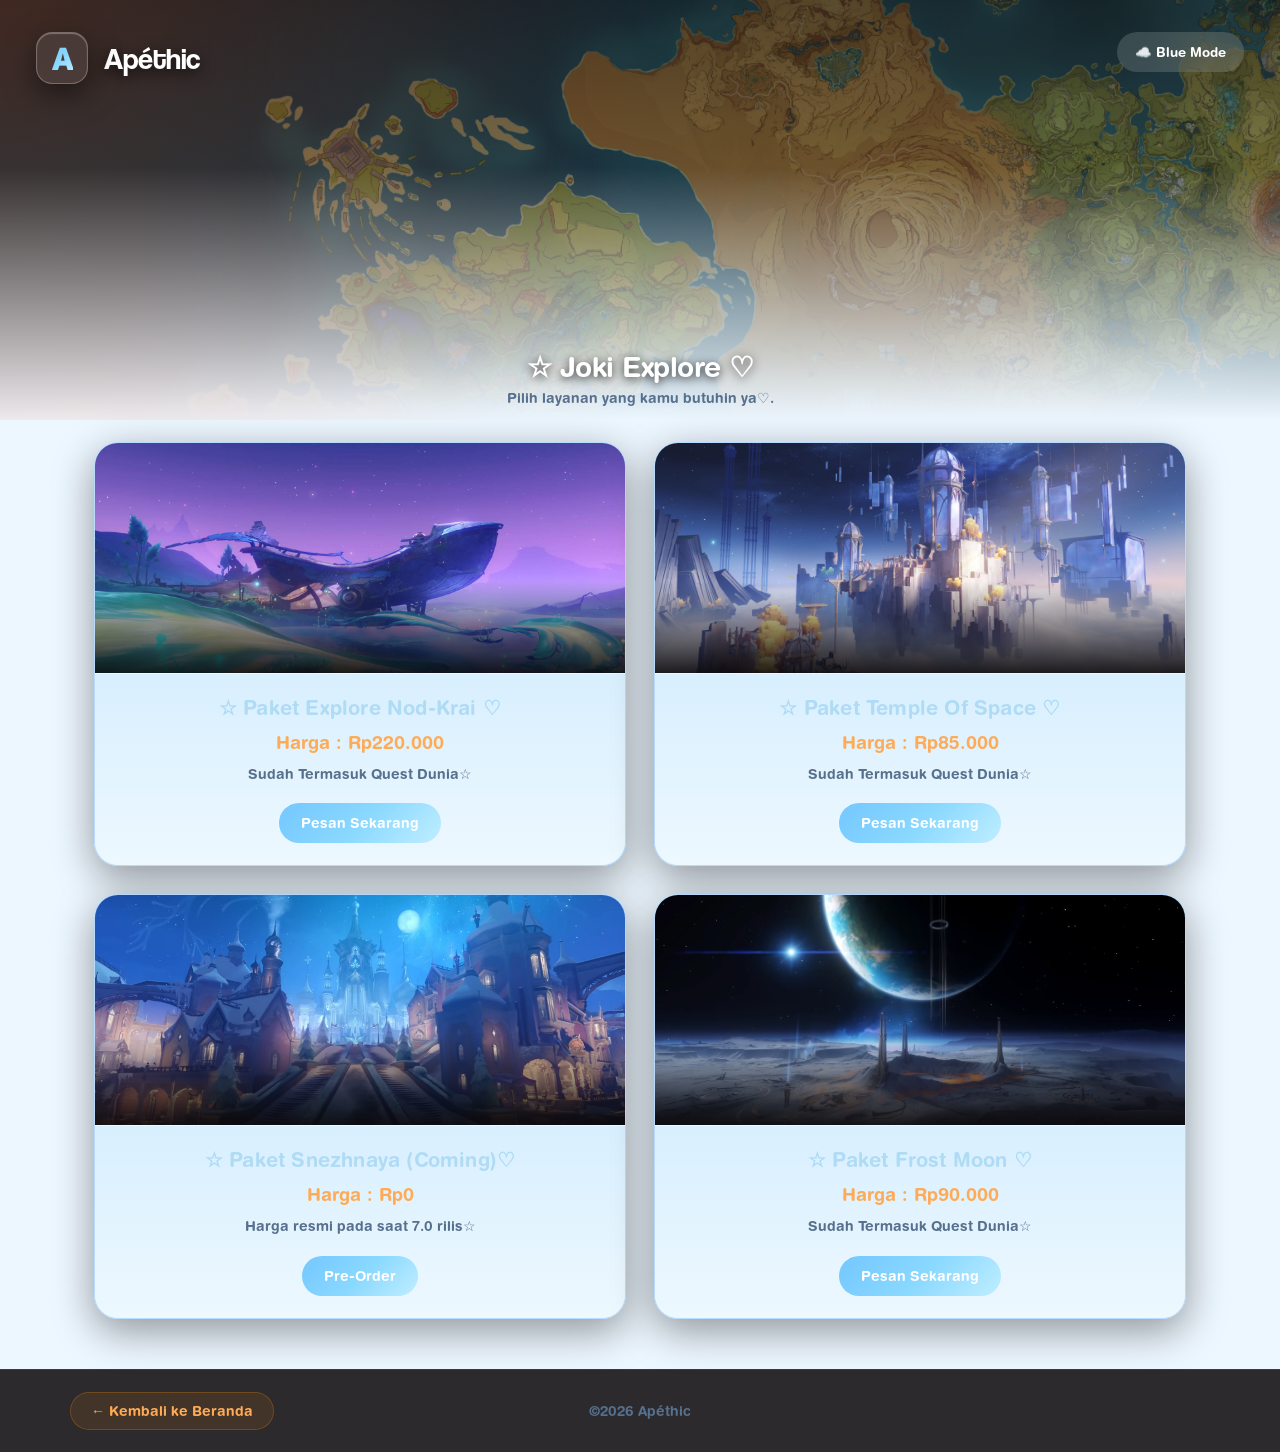
<file: explore.html>
<!DOCTYPE html>
<html lang="id">
<head>
    <meta charset="UTF-8">
    <meta name="viewport" content="width=device-width, initial-scale=1.0">
    <title>Joki Explore - Apéthic</title>
    <link rel="stylesheet" href="Desain.css">
</head>
<body>

<header class="banner-header-wrapper">
    <img src="asset/images/speculative-map-of-natlan-v0-knvcn194ifld1.jpg" alt="Joki Explore" class="banner-img">
    <div class="banner-overlay"></div>

    <div class="brand-container">
        <div class="theme-switch">
            <button id="themeBtn">☁️ Blue Mode</button>
        </div>

        <div class="logo-square">
            <span>A</span>
        </div>

        <div class="brand-name">Apéthic</div>
    </div>
</header>

<main>

    <div class="section-header">
        <h2 class="section-title">☆ Joki Explore ♡</h2>
        <p class="section-subtitle">
            Pilih layanan yang kamu butuhin ya♡.
        </p>
    </div>

    <div class="catalog-grid">

        <!-- Nod-Krai -->
        <div class="catalog-card">

            <div class="card-image-wrapper">
                <img src="asset/images/genshin-impact-nod-krai-teaser.jpg" alt="Nod-Krai">
                <div class="card-glow"></div>
            </div>

            <div class="card-caption">
                <h3>☆ Paket Explore Nod-Krai ♡</h3>

                <p class="card-price">
                    Harga : Rp220.000
                </p>

                <p class="card-desc">
                    Sudah Termasuk Quest Dunia☆
                </p>

                <a href="nod-krai.html" class="order-btn">
                    Pesan Sekarang
                </a>
            </div>

        </div>

        <!-- Temple Of Space -->
        <div class="catalog-card">

            <div class="card-image-wrapper">
                <img src="asset/images/Temple_of_Space.webp" alt="Temple Of Space">
                <div class="card-glow"></div>
            </div>

            <div class="card-caption">
                <h3>☆ Paket Temple Of Space ♡</h3>

                <p class="card-price">
                    Harga : Rp85.000
                </p>

                <p class="card-desc">
                    Sudah Termasuk Quest Dunia☆
                </p>

                <a href="temple-of-space.html" class="order-btn">
                    Pesan Sekarang
                </a>
            </div>

        </div>

        <!-- Snezhnaya -->
        <div class="catalog-card">

            <div class="card-image-wrapper">
                <img src="asset/images/a3262-17828342675782-1920.jpg" alt="Snezhnaya">
                <div class="card-glow"></div>
            </div>

            <div class="card-caption">
                <h3>☆ Paket Snezhnaya (Coming)♡</h3>

                <p class="card-price">
                    Harga : Rp0
                </p>

                <p class="card-desc">
                    Harga resmi pada saat 7.0 rilis☆
                </p>

                <a href="snezhnaya.html" class="order-btn">
                    Pre-Order
                </a>
            </div>

        </div>

        <!-- Frost Moon -->
        <div class="catalog-card">

            <div class="card-image-wrapper">
                <img src="asset/images/Frost_Moon.webp" alt="Frost Moon">
                <div class="card-glow"></div>
            </div>

            <div class="card-caption">
                <h3>☆ Paket Frost Moon ♡</h3>

                <p class="card-price">
                    Harga : Rp90.000
                </p>

                <p class="card-desc">
                    Sudah Termasuk Quest Dunia☆
                </p>

                <a href="frost-moon.html" class="order-btn">
                    Pesan Sekarang
                </a>
            </div>

        </div>

    </div>

</main>

<footer>
    <div class="footer-container">

        <a href="index.html" class="whatsapp-link">
            ← Kembali ke Beranda
        </a>

        <div class="copyright">
            ©2026 Apéthic
        </div>

    </div>
</footer>

<script src="script.js"></script>

</body>
</html>
</file>
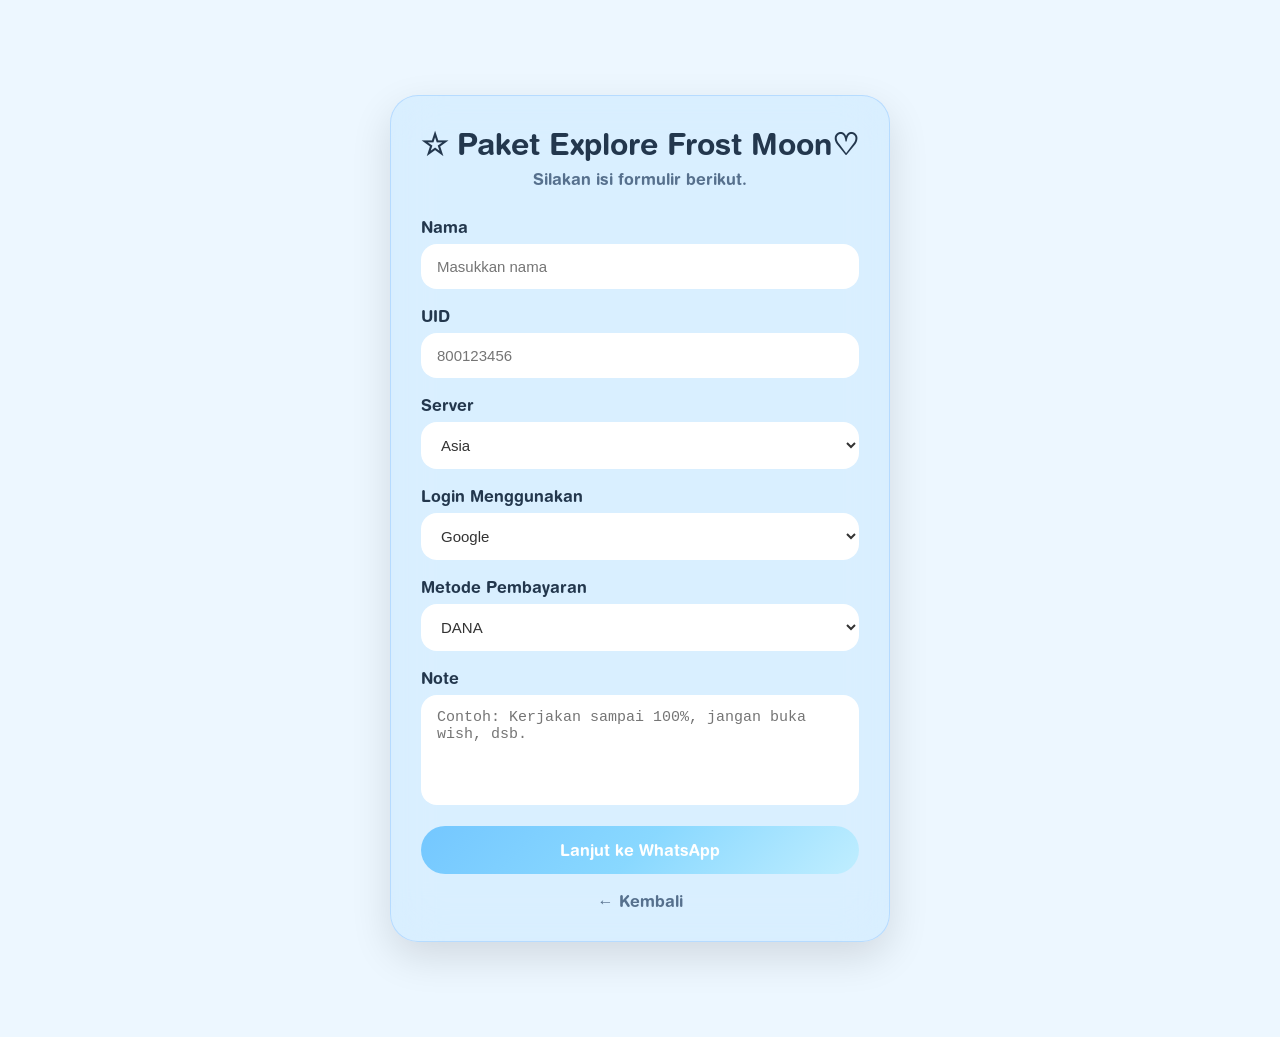
<file: frost-moon.html>
<!DOCTYPE html>
<html lang="id">

<head>
<meta charset="UTF-8">
<meta name="viewport" content="width=device-width, initial-scale=1.0">

<title>Order Frost Moon | Apéthic</title>

<link rel="stylesheet" href="Desain.css">

<style>

.order-page{
    max-width:700px;
    margin:70px auto;
    padding:25px;
}

.order-box{
    background:var(--bg-card);
    backdrop-filter:blur(25px);
    border:1px solid var(--glass-border);
    border-radius:28px;
    padding:30px;
    box-shadow:0 15px 40px rgba(0,0,0,.12);
}

.order-title{
    text-align:center;
    font-size:30px;
    margin-bottom:8px;
    color:var(--text-light);
}

.order-subtitle{
    text-align:center;
    color:var(--text-subtle);
    margin-bottom:30px;
}


.form-group{
    margin-bottom:18px;
}


.form-group label{
    display:block;
    margin-bottom:8px;
    color:var(--text-light);
}


.form-group input,
.form-group select,
.form-group textarea{

    width:100%;
    padding:14px 16px;

    border:none;
    border-radius:16px;

    background:white;

    color:#333;

    font-size:15px;
    outline:none;

}


.form-group textarea{

height:110px;
resize:none;

}


.submit-btn{

width:100%;

padding:15px;

border:none;

border-radius:999px;

background:var(--natlan-gradient);

color:white;

font-family:var(--font-catalog);

font-size:16px;

cursor:pointer;

transition:.3s;

}


.submit-btn:hover{

transform:translateY(-2px);

}


.back-btn{

display:block;

text-align:center;

margin-top:18px;

text-decoration:none;

color:var(--text-subtle);

}

</style>

</head>


<body class="blue-theme">


<div class="order-page">

<div class="order-box">


<h1 class="order-title">
☆ Paket Explore Frost Moon♡
</h1>


<p class="order-subtitle">
Silakan isi formulir berikut.
</p>



<form onsubmit="kirimWA(event)">


<div class="form-group">

<label>Nama</label>

<input 
id="nama"
type="text"
placeholder="Masukkan nama"
required>

</div>



<div class="form-group">

<label>UID</label>

<input
id="uid"
type="number"
placeholder="800123456"
required>

</div>



<div class="form-group">

<label>Server</label>

<select id="server">

<option>Asia</option>
<option>Europe</option>
<option>America</option>
<option>TW, HK, MO</option>

</select>

</div>



<div class="form-group">

<label>Login Menggunakan</label>

<select id="login">

<option>Google</option>
<option>Hoyoverse</option>
<option>Twitter / X</option>
<option>Facebook</option>

</select>

</div>




<div class="form-group">

<label>Metode Pembayaran</label>

<select id="bayar">

<option>DANA</option>
<option>OVO</option>
<option>GoPay</option>

</select>

</div>




<div class="form-group">

<label>Note</label>

<textarea
id="note"
placeholder="Contoh: Kerjakan sampai 100%, jangan buka wish, dsb.">
</textarea>

</div>



<button class="submit-btn">

Lanjut ke WhatsApp

</button>



</form>


<a href="explore.html" class="back-btn">

← Kembali

</a>


</div>

</div>



<script src="script.js"></script>


<script>

function kirimWA(event){

event.preventDefault();


let nama = document.getElementById("nama").value;
let uid = document.getElementById("uid").value;
let server = document.getElementById("server").value;
let login = document.getElementById("login").value;
let bayar = document.getElementById("bayar").value;
let note = document.getElementById("note").value;



let pesan = 
`Halo Apéthic, saya ingin order Paket Explore Frost Moon.

Nama : ${nama}
UID : ${uid}
Server : ${server}
Login menggunakan : ${login}
Metode Pembayaran : ${bayar}

Note :
${note}`;



let nomor = "6282254663027";


let url = 
"https://wa.me/" + nomor + "?text=" + encodeURIComponent(pesan);



window.location.href = url;


}

</script>


</body>

</html>
</file>
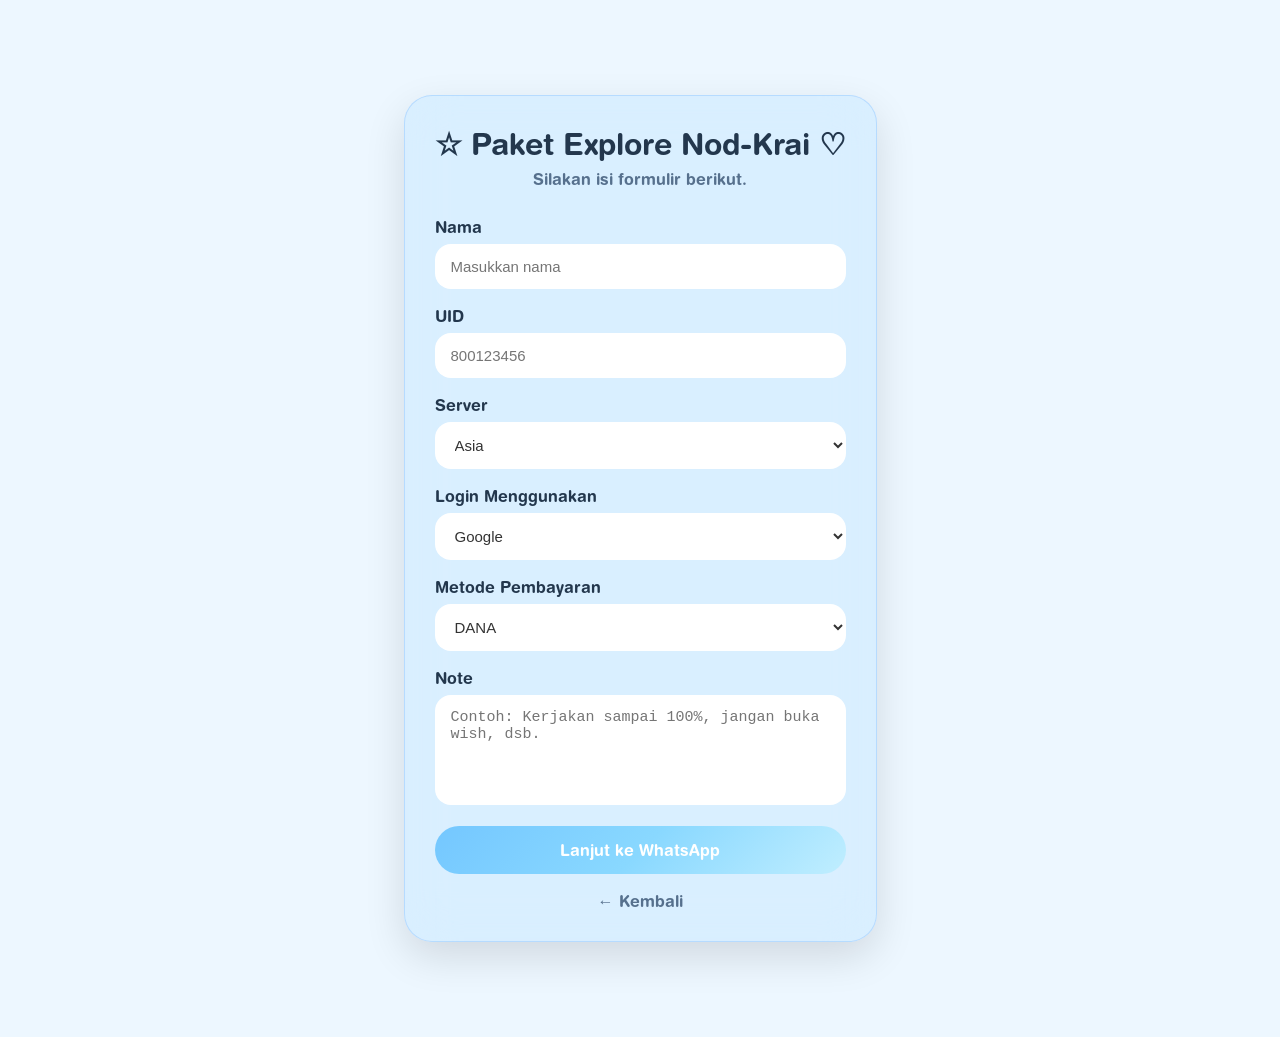
<file: nod-krai.html>
<!DOCTYPE html>
<html lang="id">

<head>
<meta charset="UTF-8">
<meta name="viewport" content="width=device-width, initial-scale=1.0">

<title>Order Nod-Krai | Apéthic</title>

<link rel="stylesheet" href="Desain.css">

<style>

.order-page{
    max-width:700px;
    margin:70px auto;
    padding:25px;
}

.order-box{
    background:var(--bg-card);
    backdrop-filter:blur(25px);
    border:1px solid var(--glass-border);
    border-radius:28px;
    padding:30px;
    box-shadow:0 15px 40px rgba(0,0,0,.12);
}

.order-title{
    text-align:center;
    font-size:30px;
    margin-bottom:8px;
    color:var(--text-light);
}

.order-subtitle{
    text-align:center;
    color:var(--text-subtle);
    margin-bottom:30px;
}


.form-group{
    margin-bottom:18px;
}


.form-group label{
    display:block;
    margin-bottom:8px;
    color:var(--text-light);
}


.form-group input,
.form-group select,
.form-group textarea{

    width:100%;
    padding:14px 16px;

    border:none;
    border-radius:16px;

    background:white;

    color:#333;

    font-size:15px;
    outline:none;

}


.form-group textarea{

height:110px;
resize:none;

}


.submit-btn{

width:100%;

padding:15px;

border:none;

border-radius:999px;

background:var(--natlan-gradient);

color:white;

font-family:var(--font-catalog);

font-size:16px;

cursor:pointer;

transition:.3s;

}


.submit-btn:hover{

transform:translateY(-2px);

}


.back-btn{

display:block;

text-align:center;

margin-top:18px;

text-decoration:none;

color:var(--text-subtle);

}

</style>

</head>


<body class="blue-theme">


<div class="order-page">

<div class="order-box">


<h1 class="order-title">
☆ Paket Explore Nod-Krai ♡
</h1>


<p class="order-subtitle">
Silakan isi formulir berikut.
</p>



<form onsubmit="kirimWA(event)">


<div class="form-group">

<label>Nama</label>

<input 
id="nama"
type="text"
placeholder="Masukkan nama"
required>

</div>



<div class="form-group">

<label>UID</label>

<input
id="uid"
type="number"
placeholder="800123456"
required>

</div>



<div class="form-group">

<label>Server</label>

<select id="server">

<option>Asia</option>
<option>Europe</option>
<option>America</option>
<option>TW, HK, MO</option>

</select>

</div>



<div class="form-group">

<label>Login Menggunakan</label>

<select id="login">

<option>Google</option>
<option>Hoyoverse</option>
<option>Twitter / X</option>
<option>Facebook</option>

</select>

</div>




<div class="form-group">

<label>Metode Pembayaran</label>

<select id="bayar">

<option>DANA</option>
<option>OVO</option>
<option>GoPay</option>

</select>

</div>




<div class="form-group">

<label>Note</label>

<textarea
id="note"
placeholder="Contoh: Kerjakan sampai 100%, jangan buka wish, dsb.">
</textarea>

</div>



<button class="submit-btn">

Lanjut ke WhatsApp

</button>



</form>


<a href="explore.html" class="back-btn">

← Kembali

</a>


</div>

</div>



<script src="script.js"></script>


<script>

function kirimWA(event){

event.preventDefault();


let nama = document.getElementById("nama").value;
let uid = document.getElementById("uid").value;
let server = document.getElementById("server").value;
let login = document.getElementById("login").value;
let bayar = document.getElementById("bayar").value;
let note = document.getElementById("note").value;



let pesan = 
`Halo Apéthic, saya ingin order Paket Explore Nod-Krai.

Nama : ${nama}
UID : ${uid}
Server : ${server}
Login menggunakan : ${login}
Metode Pembayaran : ${bayar}

Note :
${note}`;



let nomor = "6282254663027";


let url = 
"https://wa.me/" + nomor + "?text=" + encodeURIComponent(pesan);



window.location.href = url;


}

</script>


</body>

</html>
</file>
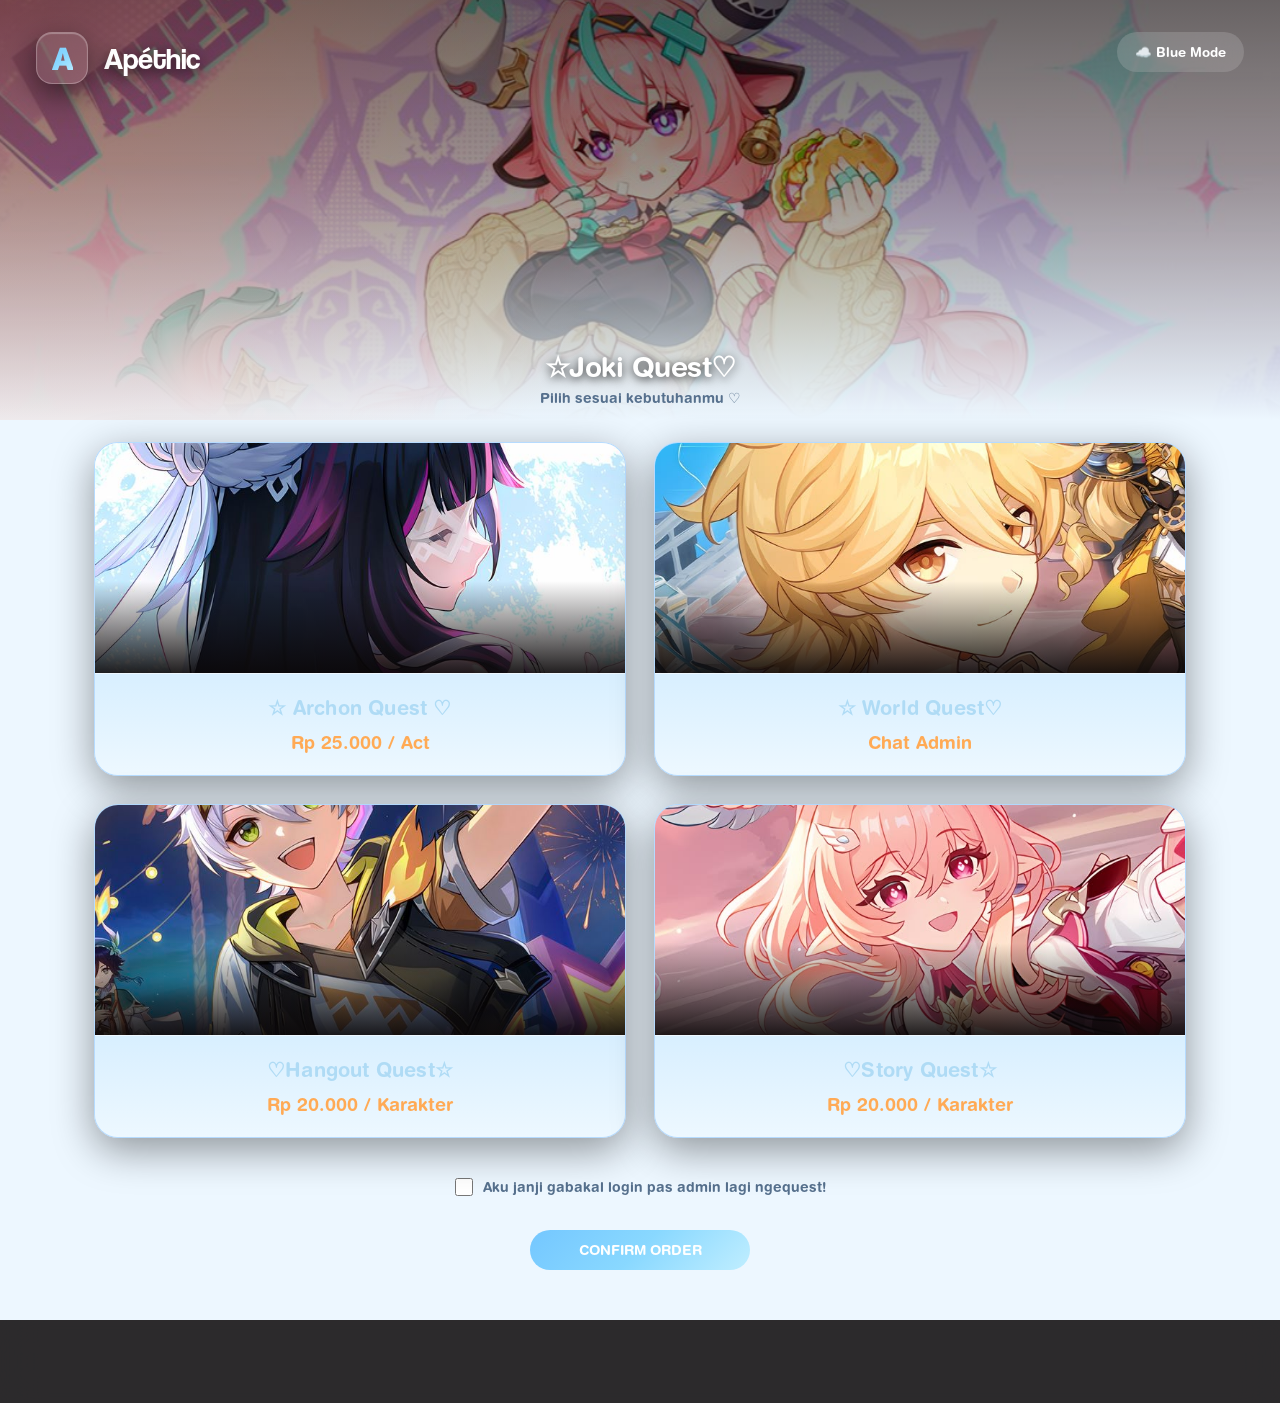
<file: quest.html>
<!DOCTYPE html>
<html lang="id">
<head>
    <meta charset="UTF-8">
    <meta name="viewport" content="width=device-width, initial-scale=1.0">
    <title>Joki Quest - Apéthic Store</title>
    <meta name="description" content="Layanan Joki Quest Genshin Impact Terpercaya Apéthic Store.">
    <!-- Memanggil CSS khusus Quest -->
    <link rel="stylesheet" href="quest.css">
</head>
<body>

    <!-- Header & Hero Banner -->
    <header class="banner-header-wrapper">
        <img src="asset/images/varesa-banner-1.webp" alt="Banner Joki Quest" class="banner-img">
        <div class="banner-overlay"></div>
        
        <!-- Logo Brand & Theme Switcher -->
        <div class="brand-container">
            <div class="theme-switch">
                <button id="themeBtn">☁️ Blue Mode</button>
            </div>
            <div class="logo-square">
                <span>A</span>
            </div>
            <div class="brand-name">Apéthic</div>
        </div>
    </header>

    <!-- Main Content: Catalog Quest -->
    <main>
        <div class="section-header">
            <h2 class="section-title">☆Joki Quest♡</h2>
            <p class="section-subtitle">Pilih sesuai kebutuhanmu ♡</p>
        </div>

        <!-- Grid Produk Quest -->
        <div class="catalog-grid">

            <!-- Produk 1 -->
            <div class="catalog-card quest-card" data-nama="Archon Quest" data-harga="Rp 25.000 / Act">
                <div class="card-image-wrapper">
                    <img src="asset/images/2cee96f6-b754-4003-876d-db4a55fb5269.jpeg" alt="Archon Quest">
                    <div class="card-glow"></div>
                </div>
                <div class="card-caption">
                    <h3>☆ Archon Quest ♡</h3>
                    <p class="card-desc"></p>
                    <div class="card-price">Rp 25.000 / Act</div>
                </div>
            </div>

            <!-- Produk 2 -->
            <div class="catalog-card quest-card" data-nama="World Quest" data-harga="Chat Admin">
                <div class="card-image-wrapper">
                    <img src="asset/images/ff44366f-013c-4a5d-b250-0bff8af6ad8f.jpeg" alt="World Quest">
                    <div class="card-glow"></div>
                </div>
                <div class="card-caption">
                    <h3>☆ World Quest♡</h3>
                    <p class="card-desc"></p>
                    <div class="card-price">Chat Admin</div>
                </div>
            </div>

            <!-- Produk 3 -->
            <div class="catalog-card quest-card" data-nama="Hangout Quest" data-harga="Rp 20.000 / Karakter">
                <div class="card-image-wrapper">
                    <img src="asset/images/beaa7928-b6f9-4b1e-900b-36a2f1999ed7.jpeg" alt="Hangout Quest">
                    <div class="card-glow"></div>
                </div>
                <div class="card-caption">
                    <h3>♡Hangout Quest☆</h3>
                    <p class="card-desc"></p>
                    <div class="card-price">Rp 20.000 / Karakter</div>
                </div>
            </div>

            <!-- Produk 4 -->
            <div class="catalog-card quest-card" data-nama="Story Quest" data-harga="Rp 20.000 / Karakter">
                <div class="card-image-wrapper">
                    <img src="asset/images/e711b62d-3ded-4ade-9af7-f992532154c5.jpeg" alt="Story Quest">
                    <div class="card-glow"></div>
                </div>
                <div class="card-caption">
                    <h3>♡Story Quest☆</h3>
                    <p class="card-desc"></p>
                    <div class="card-price">Rp 20.000 / Karakter</div>
                </div>
            </div>

        </div>

        <!-- Section Persetujuan & Konfirmasi Order -->
        <section class="order-action-container" style="margin-top: 40px; text-align: center; display: flex; flex-direction: column; align-items: center; gap: 16px;">
            
            <div class="agreement-wrapper" style="display: flex; align-items: center; gap: 10px; font-size: 14px; color: var(--text-subtle);">
                <input type="checkbox" id="agreeCheckbox" style="accent-color: #ff8c00; width: 18px; height: 18px; cursor: pointer;">
                <label for="agreeCheckbox" style="cursor: pointer;">Aku janji gabakal login pas admin lagi ngequest!</label>
            </div>

            <button id="confirmBtn" class="order-btn" style="min-width: 220px; border: none; cursor: pointer;">
                CONFIRM ORDER
            </button>
            
        </section>
    </main>

    <!-- Footer -->
    <footer>
        <div class="footer-container">
            <a href="https://wa.me/6282254663027" target="_blank" class="whatsapp-link">
                <svg class="phone-icon" viewBox="0 0 24 24">
                    <path d="M6.62 10.79a15.053 15.053 0 006.59 6.59l2.2-2.2c.27-.27.67-.36 1.02-.24 1.12.37 2.33.57 3.57.57.55 0 1 .45 1 1V20c0 .55-.45 1-1 1-9.39 0-17-7.61-17-17 0-.55.45-1 1-1h3.5c.55 0 1 .45 1 1 0 1.25.2 2.45.57 3.57.11.35.03.74-.25 1.02l-2.2 2.2z"/>
                </svg>
                <span>Question? Contact WA</span>
            </a>

            <div class="copyright">
                ©2026 Apéthic
            </div>
        </div>
    </footer>

    <script src="script.js"></script>
</body>
</html>
</file>
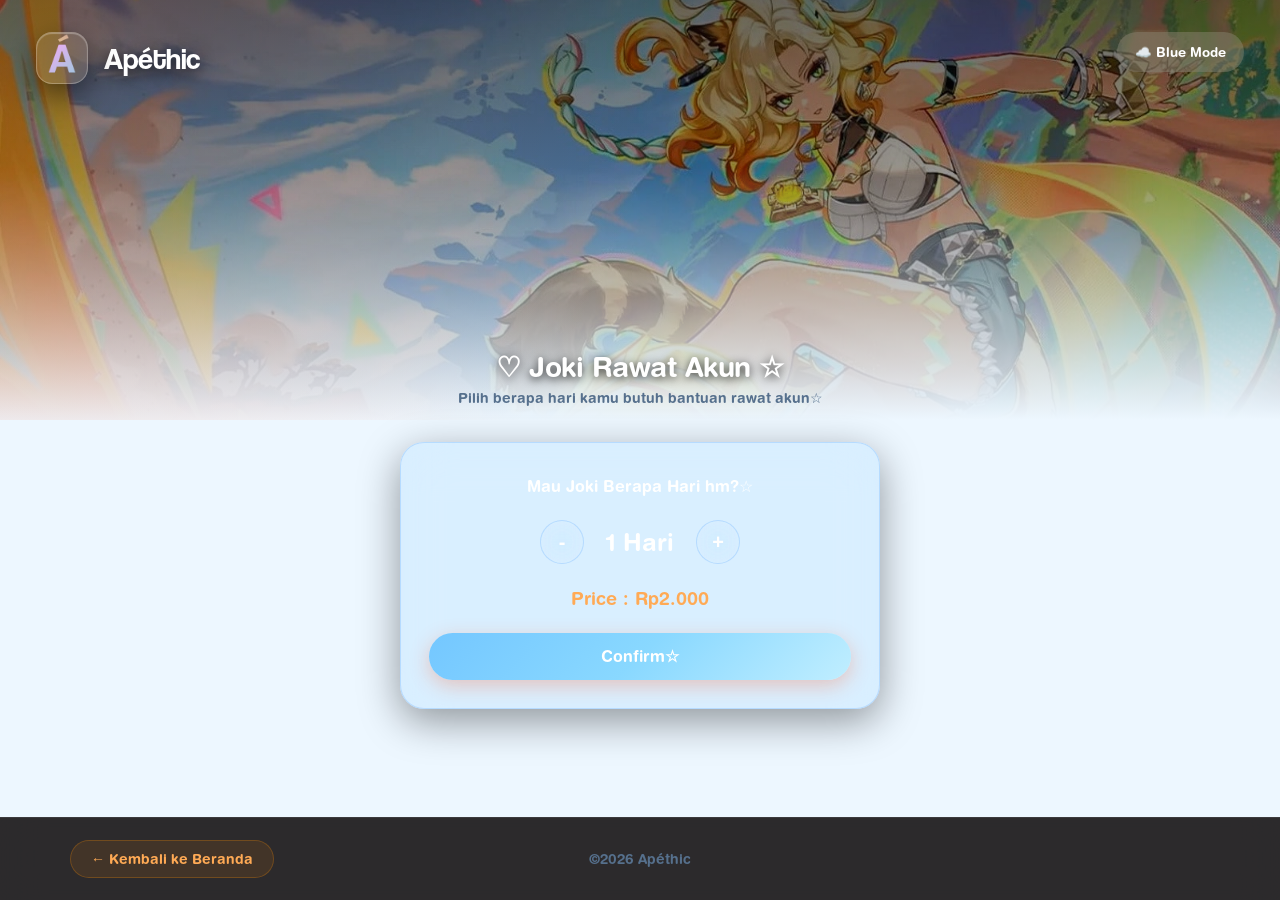
<file: rawat.html>
<!DOCTYPE html>
<html lang="id">
<head>
    <meta charset="UTF-8">
    <meta name="viewport" content="width=device-width, initial-scale=1.0">
    <title>Joki Rawat Akun - Apéthic Store</title>
    <link rel="stylesheet" href="Desain.css">
    <link rel="icon" type="image/png" href="asset/images/New Project 59 [660D602].png">

    <style>
        /* Penyesuaian khusus halaman Rawat Akun */
        .counter-container {
            display: flex;
            align-items: center;
            justify-content: center;
            gap: 16px;
            margin: 24px 0;
        }

        .counter-btn {
            width: 44px;
            height: 44px;
            border-radius: 50%;
            border: 1px solid var(--glass-border);
            background: rgba(255, 255, 255, 0.1);
            color: #ffffff;
            font-size: 20px;
            font-weight: bold;
            cursor: pointer;
            transition: all 0.3s ease;
            display: flex;
            align-items: center;
            justify-content: center;
            backdrop-filter: blur(10px);
        }

        .counter-btn:hover {
            background: rgba(255, 140, 0, 0.3);
            border-color: rgba(255, 140, 0, 0.6);
            transform: scale(1.08);
        }

        .days-display {
            font-family: var(--font-catalog);
            font-size: 24px;
            font-weight: bold;
            min-width: 80px;
            text-align: center;
            color: #ffffff;
        }

        .action-box {
            max-width: 480px;
            margin: 0 auto;
            padding: 28px;
            border-radius: var(--apple-radius);
            background: var(--bg-card);
            backdrop-filter: blur(25px);
            -webkit-backdrop-filter: blur(25px);
            border: 1px solid var(--glass-border);
            box-shadow: 0 12px 40px rgba(0, 0, 0, 0.4);
            text-align: center;
        }

        .confirm-btn-wrapper {
            margin-top: 24px;
        }

        .confirm-btn {
            width: 100%;
            padding: 14px 24px;
            border-radius: 999px;
            border: none;
            font-family: var(--font-catalog);
            font-size: 16px;
            font-weight: bold;
            color: white;
            background: var(--natlan-gradient);
            cursor: pointer;
            transition: all 0.3s ease;
            box-shadow: 0 6px 20px rgba(255, 69, 0, 0.25);
        }

        .confirm-btn:hover {
            transform: translateY(-2px);
            box-shadow: 0 10px 25px rgba(255, 140, 0, 0.4);
        }
    </style>
</head>
<body>

    <!-- Header & Hero Banner -->
    <header class="banner-header-wrapper">
        <img src="asset/images/genshin_impact_xilonen_guide_build_copetina.webp" alt="Joki Rawat Akun" class="banner-img">
        <div class="banner-overlay"></div>
        
        <div class="brand-container">
            <div class="theme-switch">
                <button id="themeBtn">☁️ Blue Mode</button>
            </div>
            <div class="logo-square">
                <img src="asset/images/New Project 59 [660D602].png" alt="Logo Apéthic" class="brand-logo-img">
            </div>
            <div class="brand-name">Apéthic</div>
        </div>
    </header>

    <main>
        <div class="section-header">
            <h2 class="section-title">♡ Joki Rawat Akun ☆</h2>
            <p class="section-subtitle">Pilih berapa hari kamu butuh bantuan rawat akun☆</p>
        </div>

        <div class="action-box">
            <p class="section-subtitle" style="font-size: 16px; color: #ffffff;">Mau Joki Berapa Hari hm?☆</p>
            
            <div class="counter-container">
                <button type="button" class="counter-btn" id="minusBtn">-</button>
                <div class="days-display"><span id="daysCount">1</span> Hari</div>
                <button type="button" class="counter-btn" id="plusBtn">+</button>
            </div>

            <p class="card-price" id="totalPriceDisplay">
                Price : Rp2.000
            </p>

            <div class="confirm-btn-wrapper">
                <button type="button" class="confirm-btn" id="rawatConfirmBtn">
                    Confirm☆
                </button>
            </div>
        </div>
    </main>

    <footer>
        <div class="footer-container">
            <a href="index.html" class="whatsapp-link">
                ← Kembali ke Beranda
            </a>

            <div class="copyright">
                ©2026 Apéthic
            </div>
        </div>
    </footer>

    <script src="script.js"></script>
    <script>
        document.addEventListener("DOMContentLoaded", () => {
            let days = 1;
            const pricePerDay = 2000;

            const daysDisplay = document.getElementById("daysCount");
            const priceDisplay = document.getElementById("totalPriceDisplay");
            const minusBtn = document.getElementById("minusBtn");
            const plusBtn = document.getElementById("plusBtn");
            const confirmBtn = document.getElementById("rawatConfirmBtn");

            function updateDisplay() {
                daysDisplay.textContent = days;
                const totalPrice = (days * pricePerDay).toLocaleString("id-ID");
                priceDisplay.textContent = `Price : Rp${totalPrice}`;
            }

            minusBtn.addEventListener("click", () => {
                if (days > 1) {
                    days--;
                    updateDisplay();
                }
            });

            plusBtn.addEventListener("click", () => {
                days++;
                updateDisplay();
            });

            confirmBtn.addEventListener("click", () => {
                const totalPrice = (days * pricePerDay).toLocaleString("id-ID");
                const noWa = "6282254663027";
                const pesan = `Halo Apéthic Store! Saya ingin memesan Joki Rawat Akun:\n\n` +
                              `• Durasi: ${days} Hari\n` +
                              `• Total Harga: Rp${totalPrice}\n\n` +
                              `Mohon diproses ya, terimakasih!☆`;

                const urlWA = `https://wa.me/${noWa}?text=${encodeURIComponent(pesan)}`;
                window.open(urlWA, "_blank");
            });
        });
    </script>
</body>
</html>
</file>
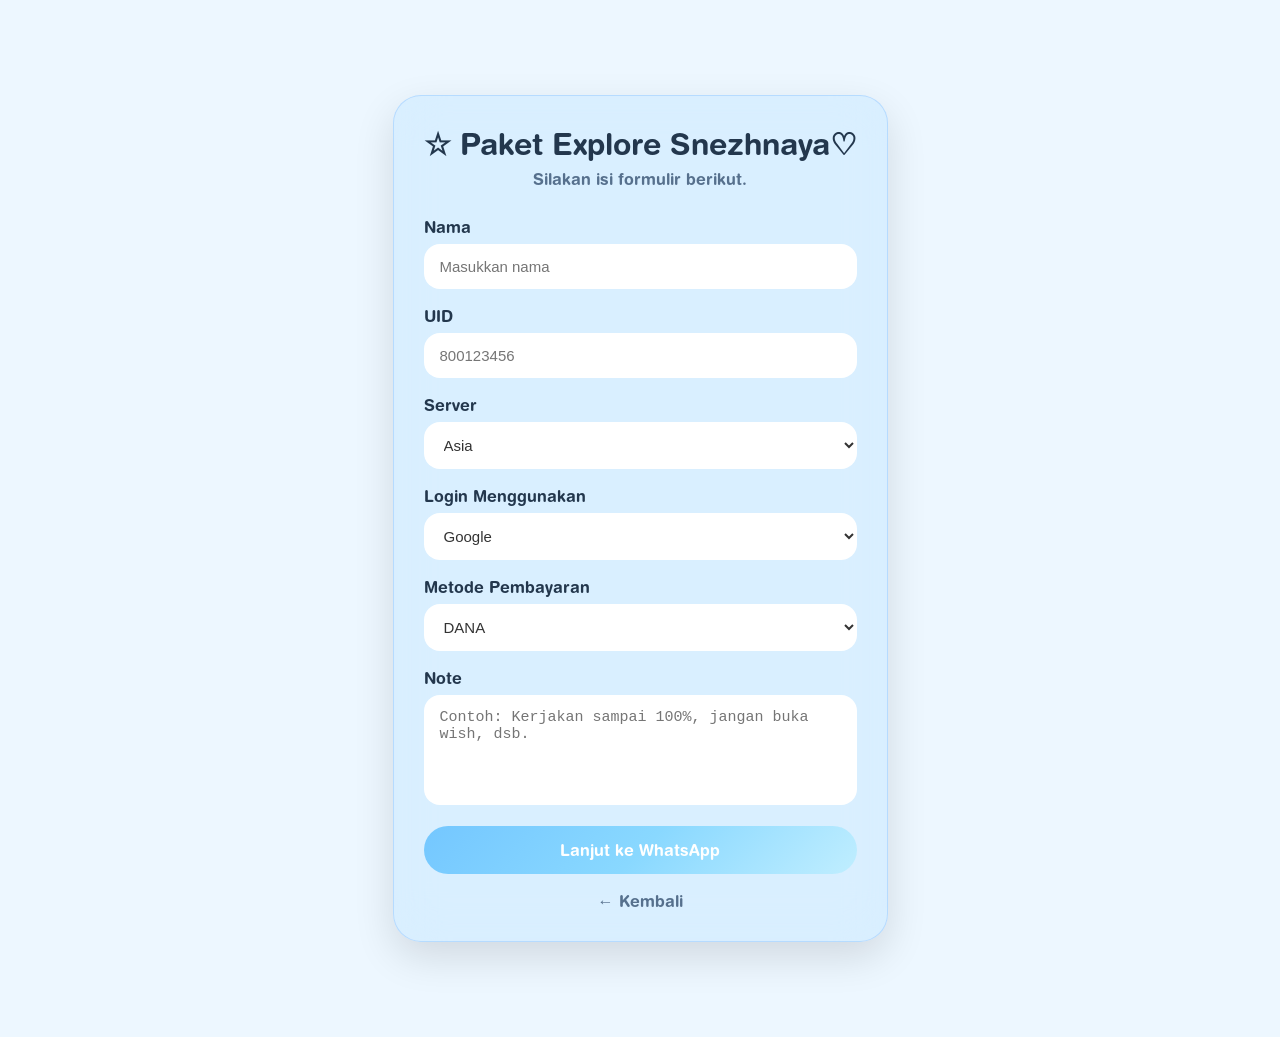
<file: snezhnaya.html>
<!DOCTYPE html>
<html lang="id">

<head>
<meta charset="UTF-8">
<meta name="viewport" content="width=device-width, initial-scale=1.0">

<title>Order Snezhnaya | Apéthic</title>

<link rel="stylesheet" href="Desain.css">

<style>

.order-page{
    max-width:700px;
    margin:70px auto;
    padding:25px;
}

.order-box{
    background:var(--bg-card);
    backdrop-filter:blur(25px);
    border:1px solid var(--glass-border);
    border-radius:28px;
    padding:30px;
    box-shadow:0 15px 40px rgba(0,0,0,.12);
}

.order-title{
    text-align:center;
    font-size:30px;
    margin-bottom:8px;
    color:var(--text-light);
}

.order-subtitle{
    text-align:center;
    color:var(--text-subtle);
    margin-bottom:30px;
}


.form-group{
    margin-bottom:18px;
}


.form-group label{
    display:block;
    margin-bottom:8px;
    color:var(--text-light);
}


.form-group input,
.form-group select,
.form-group textarea{

    width:100%;
    padding:14px 16px;

    border:none;
    border-radius:16px;

    background:white;

    color:#333;

    font-size:15px;
    outline:none;

}


.form-group textarea{

height:110px;
resize:none;

}


.submit-btn{

width:100%;

padding:15px;

border:none;

border-radius:999px;

background:var(--natlan-gradient);

color:white;

font-family:var(--font-catalog);

font-size:16px;

cursor:pointer;

transition:.3s;

}


.submit-btn:hover{

transform:translateY(-2px);

}


.back-btn{

display:block;

text-align:center;

margin-top:18px;

text-decoration:none;

color:var(--text-subtle);

}

</style>

</head>


<body class="blue-theme">


<div class="order-page">

<div class="order-box">


<h1 class="order-title">
☆ Paket Explore Snezhnaya♡
</h1>


<p class="order-subtitle">
Silakan isi formulir berikut.
</p>



<form onsubmit="kirimWA(event)">


<div class="form-group">

<label>Nama</label>

<input 
id="nama"
type="text"
placeholder="Masukkan nama"
required>

</div>



<div class="form-group">

<label>UID</label>

<input
id="uid"
type="number"
placeholder="800123456"
required>

</div>



<div class="form-group">

<label>Server</label>

<select id="server">

<option>Asia</option>
<option>Europe</option>
<option>America</option>
<option>TW, HK, MO</option>

</select>

</div>



<div class="form-group">

<label>Login Menggunakan</label>

<select id="login">

<option>Google</option>
<option>Hoyoverse</option>
<option>Twitter / X</option>
<option>Facebook</option>

</select>

</div>




<div class="form-group">

<label>Metode Pembayaran</label>

<select id="bayar">

<option>DANA</option>
<option>OVO</option>
<option>GoPay</option>

</select>

</div>




<div class="form-group">

<label>Note</label>

<textarea
id="note"
placeholder="Contoh: Kerjakan sampai 100%, jangan buka wish, dsb.">
</textarea>

</div>



<button class="submit-btn">

Lanjut ke WhatsApp

</button>



</form>


<a href="explore.html" class="back-btn">

← Kembali

</a>


</div>

</div>



<script src="script.js"></script>


<script>

function kirimWA(event){

event.preventDefault();


let nama = document.getElementById("nama").value;
let uid = document.getElementById("uid").value;
let server = document.getElementById("server").value;
let login = document.getElementById("login").value;
let bayar = document.getElementById("bayar").value;
let note = document.getElementById("note").value;



let pesan = 
`Halo Apéthic, saya ingin order Paket Explore Snezhnaya.

Nama : ${nama}
UID : ${uid}
Server : ${server}
Login menggunakan : ${login}
Metode Pembayaran : ${bayar}

Note :
${note}`;



let nomor = "6282254663027";


let url = 
"https://wa.me/" + nomor + "?text=" + encodeURIComponent(pesan);



window.location.href = url;


}

</script>


</body>

</html>
</file>
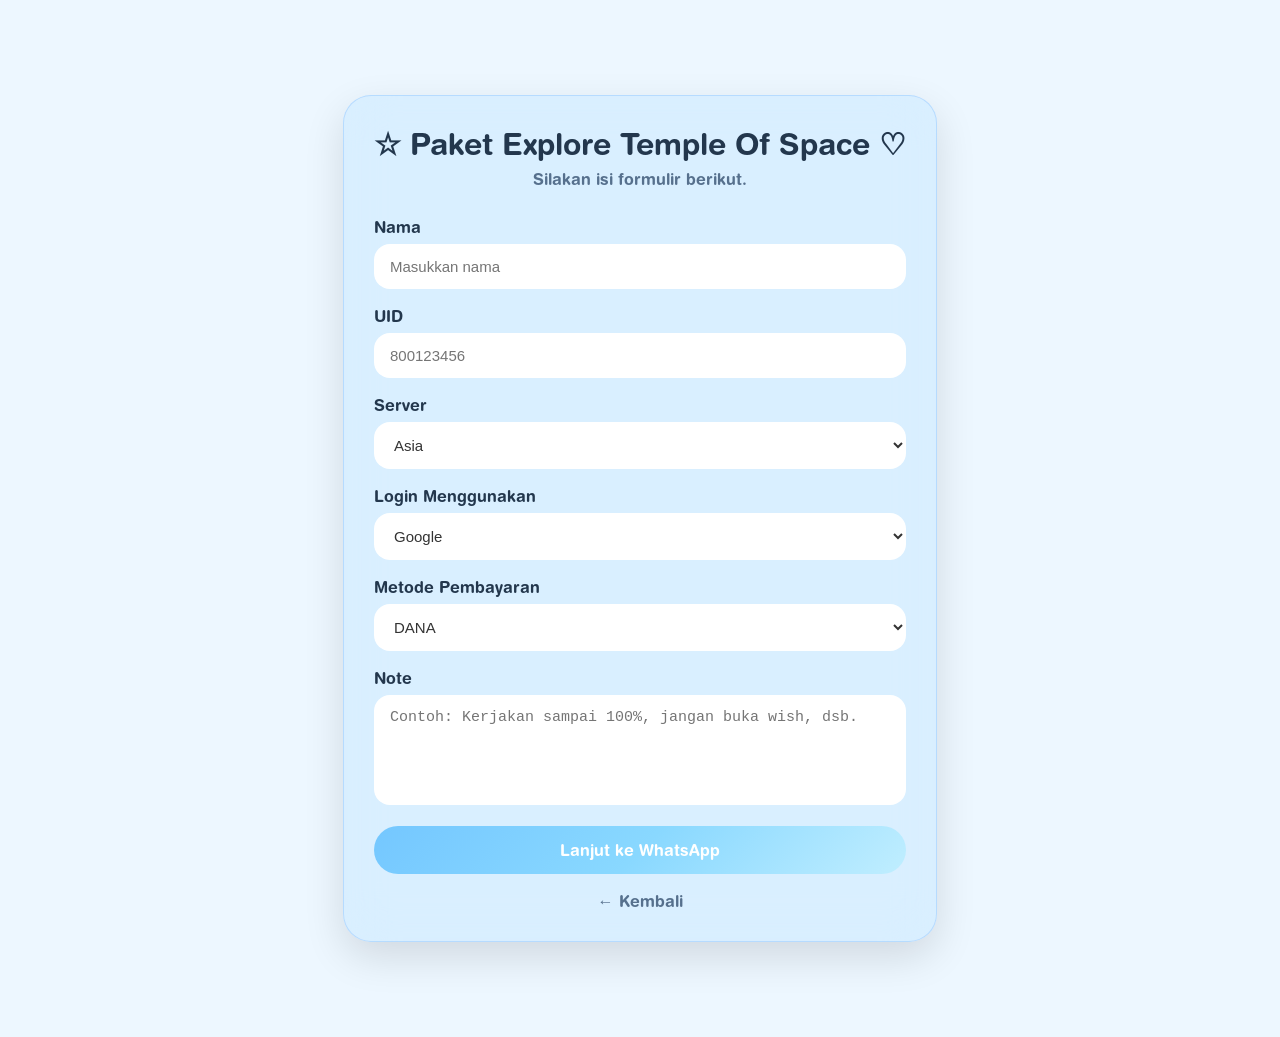
<file: temple-of-space.html>
<!DOCTYPE html>
<html lang="id">

<head>
<meta charset="UTF-8">
<meta name="viewport" content="width=device-width, initial-scale=1.0">

<title>Order Temple Of Space | Apéthic</title>

<link rel="stylesheet" href="Desain.css">

<style>

.order-page{
    max-width:700px;
    margin:70px auto;
    padding:25px;
}

.order-box{
    background:var(--bg-card);
    backdrop-filter:blur(25px);
    border:1px solid var(--glass-border);
    border-radius:28px;
    padding:30px;
    box-shadow:0 15px 40px rgba(0,0,0,.12);
}

.order-title{
    text-align:center;
    font-size:30px;
    margin-bottom:8px;
    color:var(--text-light);
}

.order-subtitle{
    text-align:center;
    color:var(--text-subtle);
    margin-bottom:30px;
}


.form-group{
    margin-bottom:18px;
}


.form-group label{
    display:block;
    margin-bottom:8px;
    color:var(--text-light);
}


.form-group input,
.form-group select,
.form-group textarea{

    width:100%;
    padding:14px 16px;

    border:none;
    border-radius:16px;

    background:white;

    color:#333;

    font-size:15px;
    outline:none;

}


.form-group textarea{

height:110px;
resize:none;

}


.submit-btn{

width:100%;

padding:15px;

border:none;

border-radius:999px;

background:var(--natlan-gradient);

color:white;

font-family:var(--font-catalog);

font-size:16px;

cursor:pointer;

transition:.3s;

}


.submit-btn:hover{

transform:translateY(-2px);

}


.back-btn{

display:block;

text-align:center;

margin-top:18px;

text-decoration:none;

color:var(--text-subtle);

}

</style>

</head>


<body class="blue-theme">


<div class="order-page">

<div class="order-box">


<h1 class="order-title">
☆ Paket Explore Temple Of Space ♡
</h1>


<p class="order-subtitle">
Silakan isi formulir berikut.
</p>



<form onsubmit="kirimWA(event)">


<div class="form-group">

<label>Nama</label>

<input 
id="nama"
type="text"
placeholder="Masukkan nama"
required>

</div>



<div class="form-group">

<label>UID</label>

<input
id="uid"
type="number"
placeholder="800123456"
required>

</div>



<div class="form-group">

<label>Server</label>

<select id="server">

<option>Asia</option>
<option>Europe</option>
<option>America</option>
<option>TW, HK, MO</option>

</select>

</div>



<div class="form-group">

<label>Login Menggunakan</label>

<select id="login">

<option>Google</option>
<option>Hoyoverse</option>
<option>Twitter / X</option>
<option>Facebook</option>

</select>

</div>




<div class="form-group">

<label>Metode Pembayaran</label>

<select id="bayar">

<option>DANA</option>
<option>OVO</option>
<option>GoPay</option>

</select>

</div>




<div class="form-group">

<label>Note</label>

<textarea
id="note"
placeholder="Contoh: Kerjakan sampai 100%, jangan buka wish, dsb.">
</textarea>

</div>



<button class="submit-btn">

Lanjut ke WhatsApp

</button>



</form>


<a href="explore.html" class="back-btn">

← Kembali

</a>


</div>

</div>



<script src="script.js"></script>


<script>

function kirimWA(event){

event.preventDefault();


let nama = document.getElementById("nama").value;
let uid = document.getElementById("uid").value;
let server = document.getElementById("server").value;
let login = document.getElementById("login").value;
let bayar = document.getElementById("bayar").value;
let note = document.getElementById("note").value;



let pesan = 
`Halo Apéthic, saya ingin order Paket Explore Temple Of Space.

Nama : ${nama}
UID : ${uid}
Server : ${server}
Login menggunakan : ${login}
Metode Pembayaran : ${bayar}

Note :
${note}`;



let nomor = "6282254663027";


let url = 
"https://wa.me/" + nomor + "?text=" + encodeURIComponent(pesan);



window.location.href = url;


}

</script>


</body>

</html>
</file>
<file: Desain.css>
/* Font Declarations */
@font-face {
    font-family: 'CoolveticaRg';
    src: url('asset/font/coolvetica rg.otf') format('opentype');
    font-weight: normal;
    font-style: normal;
}

@font-face {
    font-family: 'HelveticaRoundedBold';
    src: url('asset/font/helvetica-rounded-bold-5871d05ead8de.otf') format('opentype');
    font-weight: bold;
    font-style: normal;
}

/* Natlan x Apple Aesthetics Variables */
:root {
    --font-brand: 'CoolveticaRg', -apple-system, BlinkMacSystemFont, sans-serif;
    --font-catalog: 'HelveticaRoundedBold', -apple-system, BlinkMacSystemFont, sans-serif;
    
    /* Dark Obsidian & Flame Palette (Natlan Theme) */
    --bg-dark: #0a0708;
    --bg-card: rgba(26, 18, 20, 0.65);
    
    /* Apple Glassmorphism Effects */
    --glass-border: rgba(255, 125, 45, 0.2);
    --glass-border-hover: rgba(255, 150, 60, 0.6);
    --natlan-gradient: linear-gradient(135deg, #ff4500 0%, #ff8c00 50%, #d32f2f 100%);
    --card-gradient: linear-gradient(180deg, rgba(35, 22, 24, 0.4) 0%, rgba(18, 11, 13, 0.85) 100%);
    
    --text-light: #fefefe;
    --text-subtle: #a6989a;
    --apple-radius: 24px;
}

* {
    box-sizing: border-box;
    margin: 0;
    padding: 0;
    -webkit-font-smoothing: antialiased;
}

body {
    background-color: var(--bg-dark);
    color: var(--text-light);
    font-family: var(--font-catalog);
    min-height: 100vh;
    display: flex;
    flex-direction: column;
    justify-content: space-between;
    overflow-x: hidden;
}

/* Header & Banner Natlan Apple Style */
.banner-header-wrapper {
    position: relative;
    width: 100%;
    height: 420px;
    overflow: hidden;
}

.banner-img {
    width: 100%;
    height: 100%;
    object-fit: cover;
    object-position: center 25%;
    filter: brightness(0.65) saturate(1.2);
    transition: transform 1.2s cubic-bezier(0.16, 1, 0.3, 1);
}

.banner-overlay {
    position: absolute;
    top: 0;
    left: 0;
    width: 100%;
    height: 100%;
    background: 
        radial-gradient(circle at top left, rgba(255, 69, 0, 0.2), transparent 50%),
        linear-gradient(180deg, rgba(10, 7, 8, 0.4) 0%, rgba(10, 7, 8, 0.1) 40%, var(--bg-dark) 100%);
}

/* Logo Brand Apple Glassmorphism */
.brand-container {
    position: absolute;
    top: 32px;
    left: 36px;
    display: flex;
    align-items: center;
    gap: 16px;
    z-index: 10;
}

.logo-square {
    width: 52px;
    height: 52px;
    background: rgba(255, 255, 255, 0.08);
    backdrop-filter: blur(20px);
    -webkit-backdrop-filter: blur(20px);
    border: 1px solid rgba(255, 255, 255, 0.25);
    border-radius: 16px;
    display: flex;
    align-items: center;
    justify-content: center;
    box-shadow: 0 10px 30px rgba(0, 0, 0, 0.5), inset 0 1px 1px rgba(255, 255, 255, 0.3);
}

.logo-square span {
    font-family: var(--font-brand);
    font-size: 32px;
    font-weight: bold;
    background: var(--natlan-gradient);
    -webkit-background-clip: text;
    -webkit-text-fill-color: transparent;
}

.brand-name {
    font-family: var(--font-brand);
    font-size: 30px;
    letter-spacing: -0.5px;
    color: #ffffff;
    text-shadow: 0 4px 15px rgba(0, 0, 0, 0.8);
}

/* Container Content */
main {
    max-width: 1140px;
    margin: -70px auto 50px auto;
    padding: 0 24px;
    position: relative;
    z-index: 5;
    width: 100%;
}

.section-header {
    text-align: center;
    margin-bottom: 36px;
}

.section-title {
    font-family: var(--font-catalog);
    font-size: 28px;
    color: #ffffff;
    letter-spacing: -0.5px;
    text-shadow: 0 2px 10px rgba(0,0,0,0.8);
}

.section-subtitle {
    font-size: 14px;
    color: var(--text-subtle);
    margin-top: 6px;
    font-weight: normal;
}

/* Grid Layout */
.catalog-grid {
    display: grid;
    grid-template-columns: repeat(2, 1fr);
    gap: 28px;
}

@media (max-width:768px){

    main{
        margin:-45px auto 40px;
        padding:0 16px;
    }

    .catalog-grid{
        grid-template-columns:repeat(2,minmax(0,1fr));
        gap:14px;
    }

    .catalog-card{
        border-radius:18px;
    }

    .card-image-wrapper{
        height:160px;
    }

    .card-image-wrapper img{
        object-fit:cover;
        object-position:center;
    }

    .card-caption{
        padding:12px 8px;
    }

    .card-caption h3{
        font-size:14px;
    }

}

/* Apple Style Card (Glassmorphism + Natlan Accent) */
.catalog-card {
    text-decoration: none;
    background: var(--bg-card);
    backdrop-filter: blur(25px);
    -webkit-backdrop-filter: blur(25px);
    border-radius: var(--apple-radius);
    overflow: hidden;
    border: 1px solid var(--glass-border);
    box-shadow: 0 12px 40px rgba(0, 0, 0, 0.4);
    transition: all 0.4s cubic-bezier(0.16, 1, 0.3, 1);
    display: flex;
    flex-direction: column;
}

.catalog-card:hover {
    transform: translateY(-8px) scale(1.01);
    border-color: var(--glass-border-hover);
    box-shadow: 0 20px 50px rgba(255, 69, 0, 0.25), 0 0 20px rgba(255, 140, 0, 0.15);
}

.card-image-wrapper {
    width: 100%;
    height: 230px;
    position: relative;
    overflow: hidden;
    background-color: #120b0d;
}

.card-image-wrapper img {
    width: 100%;
    height: 100%;
    object-fit: cover;
    object-position: center;
    transition: transform 0.6s cubic-bezier(0.16, 1, 0.3, 1);
}

.catalog-card:hover .card-image-wrapper img {
    transform: scale(1.08);
}

.card-glow {
    position: absolute;
    inset: 0;
    background: linear-gradient(180deg, transparent 60%, rgba(10, 7, 8, 0.9) 100%);
}

.card-caption {
    padding: 22px 20px;
    text-align: center;
    background: var(--card-gradient);
    border-top: 1px solid rgba(255, 255, 255, 0.05);
}

.card-caption h3 {
    font-family: var(--font-catalog);
    font-size: 20px;
    color: #AFDBF5;
    letter-spacing: 0.2px;
    transition: color 0.3s ease;
}

.catalog-card:hover .card-caption h3 {
    color: #ffaa55;
}

/* Footer Apple Glass Bar */
footer {
    background: rgba(10, 7, 8, 0.85);
    backdrop-filter: blur(20px);
    -webkit-backdrop-filter: blur(20px);
    padding: 22px 36px;
    border-top: 1px solid rgba(255, 255, 255, 0.08);
    margin-top: auto;
}

.footer-container {
    max-width: 1140px;
    margin: 0 auto;
    display: flex;
    align-items: center;
    justify-content: space-between;
    position: relative;
}

/* WhatsApp Button */
.whatsapp-link {
    display: inline-flex;
    align-items: center;
    gap: 10px;
    text-decoration: none;
    color: #ffaa55;
    font-family: var(--font-catalog);
    font-size: 14px;
    background: rgba(255, 140, 0, 0.1);
    padding: 10px 20px;
    border-radius: 40px;
    border: 1px solid rgba(255, 140, 0, 0.25);
    transition: all 0.3s cubic-bezier(0.16, 1, 0.3, 1);
}

.whatsapp-link:hover {
    background: rgba(255, 140, 0, 0.2);
    border-color: rgba(255, 140, 0, 0.5);
    transform: translateY(-2px);
    color: #ffc285;
    box-shadow: 0 6px 20px rgba(255, 69, 0, 0.2);
}

.phone-icon {
    width: 16px;
    height: 16px;
    fill: currentColor;
}

.copyright {
    position: absolute;
    left: 50%;
    transform: translateX(-50%);
    font-family: var(--font-catalog);
    font-size: 14px;
    color: var(--text-subtle);
}

@media (max-width: 640px) {
    .footer-container {
        flex-direction: column;
        gap: 16px;
    }
    .copyright {
        position: static;
        transform: none;
    }
}

/* ============================= */
/* THEME SWITCH */
/* ============================= */

.theme-switch{
    position:fixed;
    top:32px;
    right:36px;
    z-index:20;
}

#themeBtn{
    border:none;
    cursor:pointer;
    padding:12px 18px;
    border-radius:999px;
    font-family:var(--font-catalog);

    backdrop-filter:blur(20px);
    background:rgba(255,255,255,.15);

    color:white;

    transition:.35s;
}

#themeBtn:hover{
    transform:scale(1.08);
}


/* BLUE MODE */

body.blue-theme{
    --bg-dark:#edf7ff;
    --bg-card:rgba(194,228,255,.45);
    --glass-border:rgba(130,190,255,.4);
    --glass-border-hover:#72b5ff;
    --natlan-gradient:linear-gradient(135deg,#74c7ff,#89d8ff,#c0eeff);
    --card-gradient:linear-gradient(180deg,#d8efff,#edf8ff);
    --text-light:#23374d;
    --text-subtle:#56708d;
}


/* PINK MODE */

body.pink-theme{
    --bg-dark:#fff2fa;
    --bg-card:rgba(255,215,236,.45);
    --glass-border:rgba(255,170,220,.4);
    --glass-border-hover:#ff92c8;
    --natlan-gradient:linear-gradient(135deg,#ff9ac8,#ffc4df,#ffdced);
    --card-gradient:linear-gradient(180deg,#ffe6f2,#fff5fb);
    --text-light:#5d3552;
    --text-subtle:#8d6a80;
}

.section-title{
    animation:floatTitle 4s ease-in-out infinite;
}

@keyframes floatTitle{
    0%{ transform:translateY(0px); }
    50%{ transform:translateY(-10px); }
    100%{ transform:translateY(0px); }
}

.logo-square{
    animation:logoGlow 3s infinite alternate;
}

@keyframes logoGlow{
    0%{ box-shadow:0 0 10px rgba(255,255,255,.2); }
    100%{ box-shadow:0 0 30px rgba(255,180,230,.8); }
}

.catalog-card{
    opacity:0;
    transform:translateY(40px);
    animation:fadeUp .8s forwards;
}

.catalog-card:nth-child(2){ animation-delay:.2s; }
.catalog-card:nth-child(3){ animation-delay:.4s; }
.catalog-card:nth-child(4){ animation-delay:.6s; }

@keyframes fadeUp{
    to{
        opacity:1;
        transform:translateY(0);
    }
}

/* ============================= */
/* EXPLORE & QUEST PAGE */
/* ============================= */

.card-price{
    margin-top:12px;
    font-size:18px;
    color:#ffaa55;
    font-family:var(--font-catalog);
    font-weight:bold;
}

.card-desc{
    margin-top:10px;
    font-size:14px;
    color:var(--text-subtle);
    line-height:1.6;
}

.order-btn{
    display:inline-block;
    margin-top:18px;
    padding:12px 22px;
    border-radius:999px;
    text-decoration:none;
    font-family:var(--font-catalog);
    font-size:14px;
    color:white;
    background:var(--natlan-gradient);
    transition:.3s;
}

.order-btn:hover{
    transform:translateY(-2px);
    box-shadow:0 8px 20px rgba(255,140,0,.35);
}

/* Mobile */
@media(max-width:768px){
    .card-price{ font-size:14px; }
    .card-desc{ font-size:13px; line-height:1.5; }
    .order-btn{
        width:100%;
        text-align:center;
        padding:10px 14px;
        font-size:13px;
    }
}

/* FIX: Klik mouse menembus elemen anak ke kartu utama */
.card-image-wrapper, 
.card-image-wrapper img, 
.card-glow, 
.card-caption, 
.card-caption * {
    pointer-events: none;
}

/* Base Style Kartu Pilihan */
.selectable-card {
    cursor: pointer !important;
    user-select: none;
    position: relative;
    transition: transform 0.3s cubic-bezier(0.16, 1, 0.3, 1), border-color 0.3s ease, box-shadow 0.3s ease;
}

/* OUTLINE EFEK SAAT KARTU DIKLIK (SELECTED) */
.selectable-card.selected {
    border: 3px solid #ff8c00 !important;
    box-shadow: 0 0 25px rgba(255, 140, 0, 0.8), inset 0 0 15px rgba(255, 140, 0, 0.3) !important;
    transform: translateY(-6px) scale(1.02);
}

.brand-logo-img {
    width: 100%;
    height: 100%;
    object-fit: contain;
}

/* Kembalikan fungsi klik khusus untuk tombol order */
.card-caption .order-btn {
    pointer-events: auto !important;
    cursor: pointer !important;
}
</file>
<file: quest.css>
/* Import font & variabel dasar dari Desain.css */
@import url('Desain.css');

/* Tampilan Kartu Khusus Quest (Pointer Events On) */
.quest-card {
    cursor: pointer !important;
    user-select: none;
    position: relative;
    transition: transform 0.3s ease, border-color 0.3s ease, box-shadow 0.3s ease;
}

/* Supaya klik mouse tidak terhalang gambar / tulisan di dalam kartu */
.quest-card .card-image-wrapper,
.quest-card .card-image-wrapper img,
.quest-card .card-glow,
.quest-card .card-caption,
.quest-card .card-caption * {
    pointer-events: none !important;
}

/* EFEK OUTLINE SAAT KARTU DIKLIK (SELECTED) */
.quest-card.selected {
    border: 3px solid #ff8c00 !important;
    box-shadow: 0 0 25px rgba(255, 140, 0, 0.85), inset 0 0 15px rgba(255, 140, 0, 0.3) !important;
    transform: translateY(-6px) scale(1.02);
}
</file>
